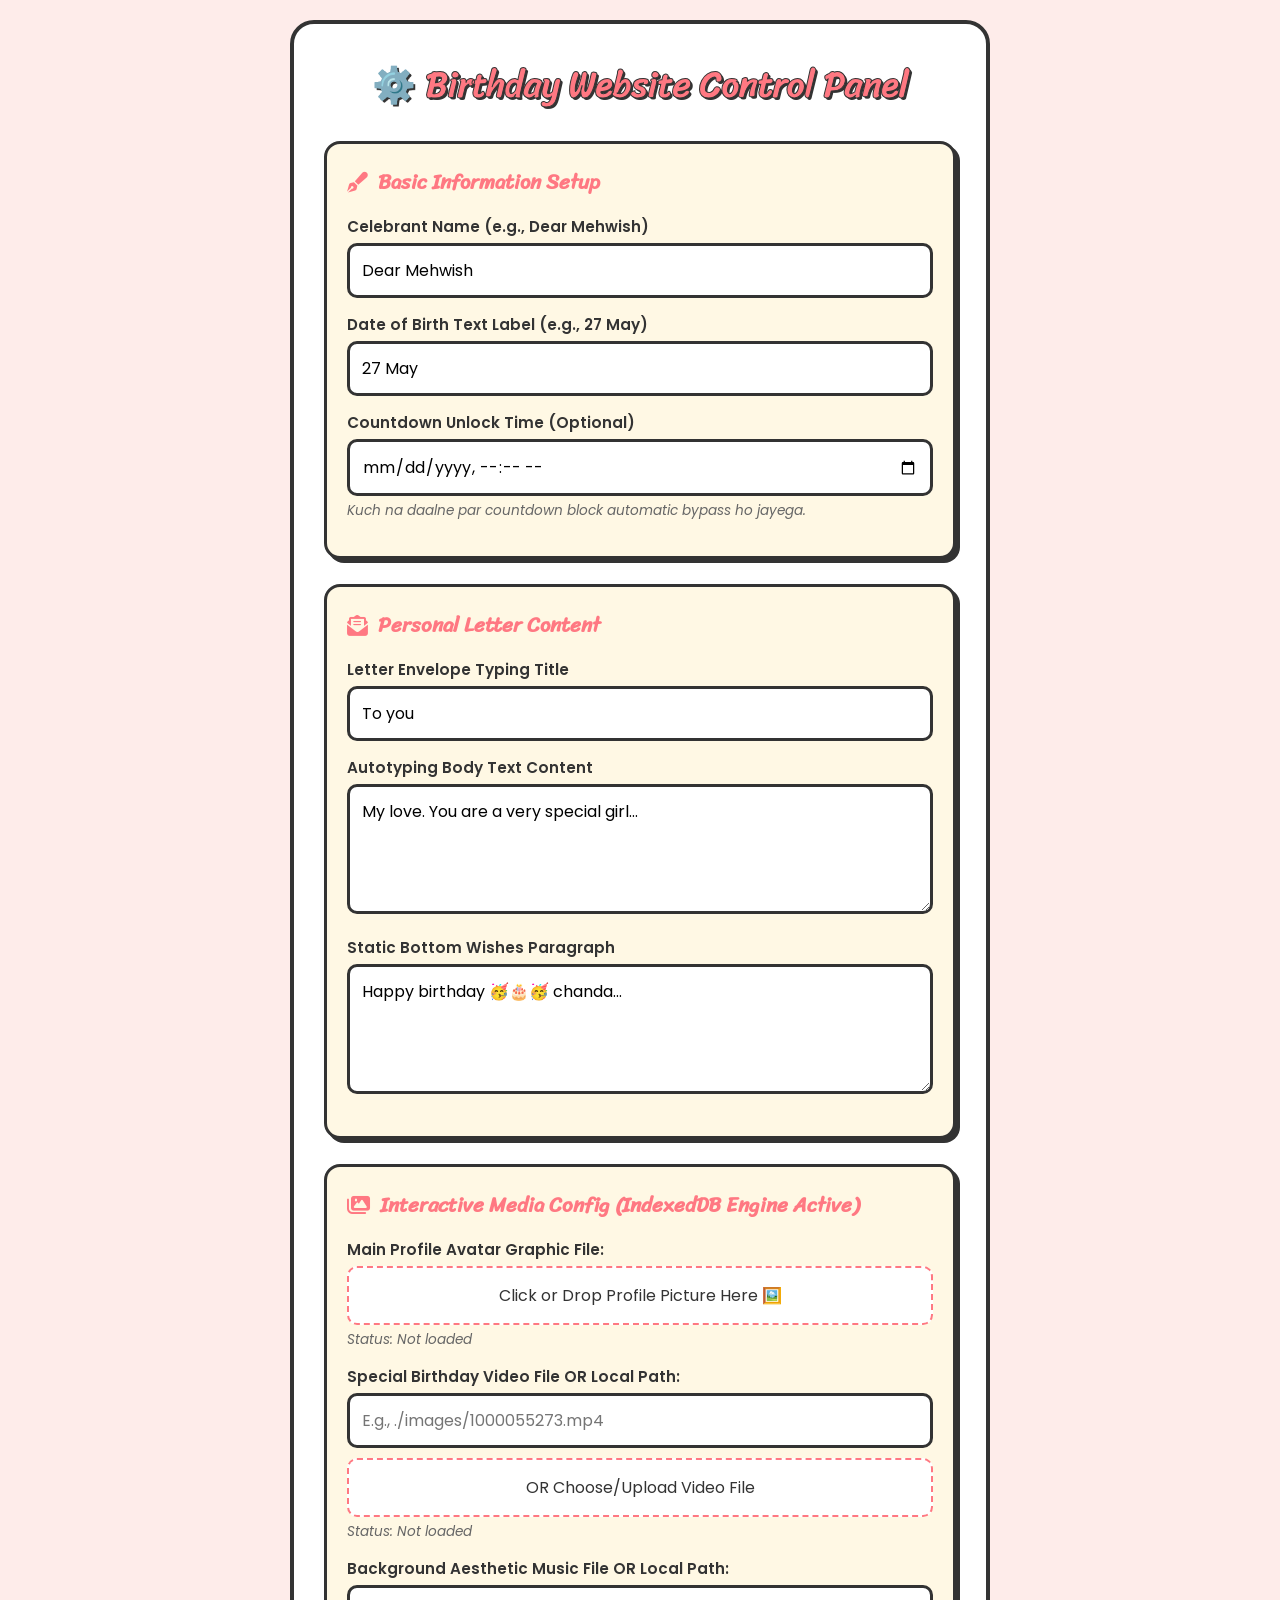
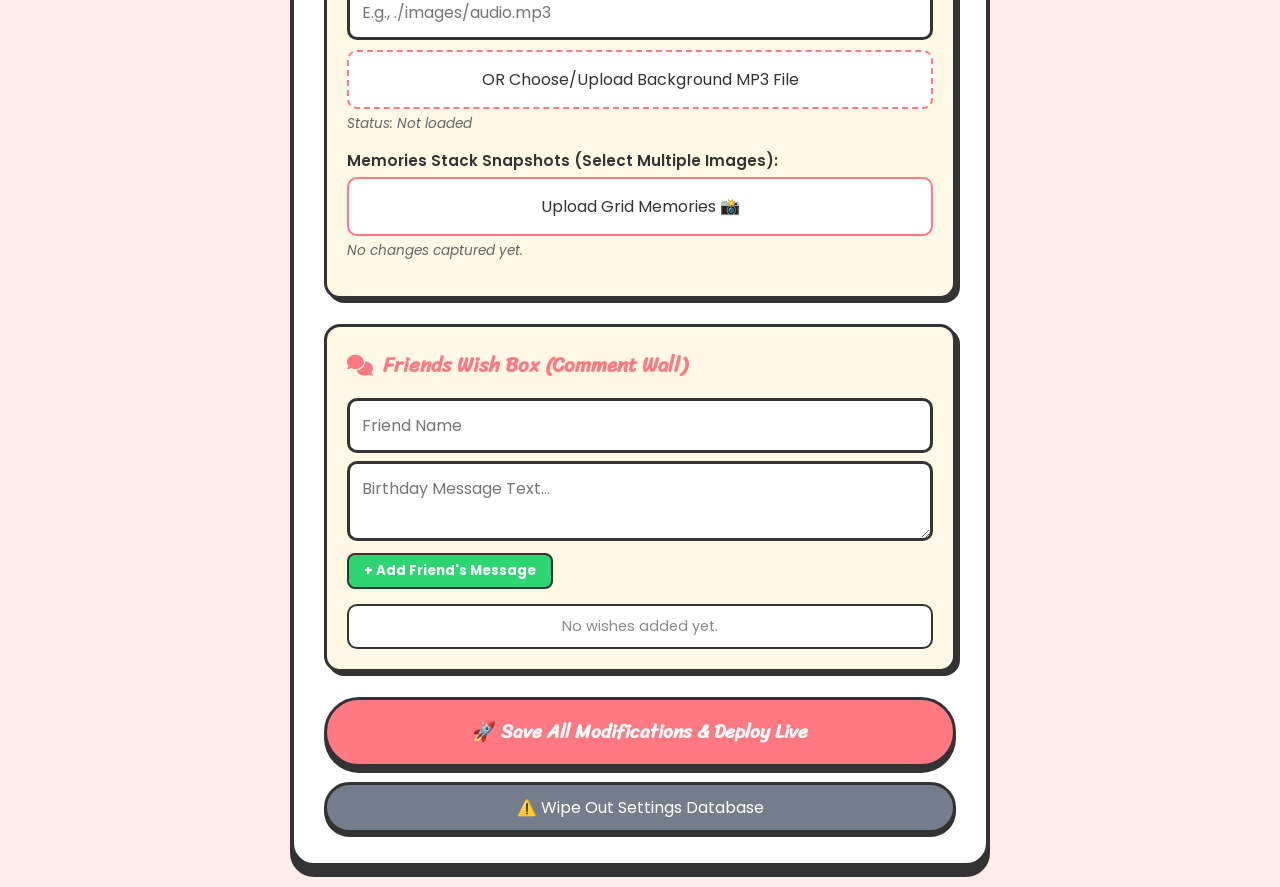
<file: admin.html>
<!DOCTYPE html>  
<html lang="en">  
<head>  
    <meta charset="UTF-8">  
    <meta name="viewport" content="width=device-width, initial-scale=1.0">  
    <title>Birthday Website Control Center</title>  
    <link rel="stylesheet" href="https://cdnjs.cloudflare.com/ajax/libs/font-awesome/6.5.1/css/all.min.css" />  
    <link href="https://fonts.googleapis.com/css2?family=Poppins:wght=400;600&family=Sriracha&display=swap" rel="stylesheet">  
    <script src="https://code.jquery.com/jquery-3.7.1.min.js"></script>  
    <style>  
        :root {  
            --primary: #FF7882;  
            --dark: #333333;  
            --bg-light: #fff8e4;  
            --soft-pink: #feecea;  
        }  
        * { box-sizing: border-box; margin: 0; padding: 0; font-family: 'Poppins', sans-serif; }  
        body { background: var(--soft-pink); color: var(--dark); padding: 20px; }  
        .admin-container { max-width: 700px; margin: 0 auto; background: white; border: 4px solid var(--dark); border-radius: 24px; padding: 30px; box-shadow: 0 10px 0 var(--dark); }  
        h1 { font-family: 'Sriracha', cursive; color: var(--primary); text-align: center; margin-bottom: 25px; font-size: 2.2rem; text-shadow: 2px 2px 0px var(--dark); -webkit-text-stroke: 1px var(--dark); }  
        .section-card { background: var(--bg-light); border: 3px solid var(--dark); border-radius: 16px; padding: 20px; margin-bottom: 25px; box-shadow: 4px 4px 0 var(--dark); }  
        .section-card h3 { color: var(--primary); font-family: 'Sriracha', cursive; font-size: 1.3rem; margin-bottom: 15px; display: flex; align-items: center; gap: 10px; }  
        .form-group { margin-bottom: 15px; }  
        label { display: block; font-weight: 600; margin-bottom: 5px; font-size: 0.95rem; }  
        input[type="text"], input[type="datetime-local"], textarea { width: 100%; padding: 12px; border: 3px solid var(--dark); border-radius: 10px; font-size: 1rem; outline: none; background: white; }  
        input:focus, textarea:focus { border-color: var(--primary); }  
        .file-upload-box { border: 2px dashed var(--primary); padding: 15px; border-radius: 10px; background: white; text-align: center; cursor: pointer; position: relative; }  
        .file-upload-box input[type="file"] { position: absolute; top:0; left:0; width:100%; height:100%; opacity:0; cursor: pointer; }  
        .status-msg { font-size: 0.85rem; color: #666; margin-top: 5px; font-style: italic; }  
        .db-status { font-weight: bold; color: #2ed573 !important; }  
          
        .wishes-manage-list { margin-top: 15px; max-height: 180px; overflow-y: auto; background: white; border: 2px solid var(--dark); border-radius: 10px; padding: 10px; }  
        .wish-item-node { display: flex; justify-content: space-between; align-items: center; padding: 8px; border-bottom: 1px dashed #ccc; }  
        .wish-item-node:last-child { border: none; }  
        .delete-wish-btn { background: #ff4757; color: white; border: 2px solid var(--dark); padding: 2px 8px; border-radius: 6px; cursor: pointer; font-size: 0.8rem; font-weight: bold; }  
          
        .btn-primary { width: 100%; background: var(--primary); color: white; border: 3px solid var(--dark); border-radius: 50px; padding: 15px; font-size: 1.2rem; font-family: 'Sriracha', cursive; cursor: pointer; box-shadow: 0 6px 0 var(--dark); transition: 0.2s; font-weight: bold; }  
        .btn-primary:active { transform: translateY(4px); box-shadow: 0 2px 0 var(--dark); }  
        .btn-secondary { width: 100%; background: #747d8c; color: white; border: 3px solid var(--dark); border-radius: 50px; padding: 10px; font-size: 1rem; cursor: pointer; box-shadow: 0 4px 0 var(--dark); margin-top: 15px; transition: 0.2s; }  
        .btn-secondary:active { transform: translateY(3px); box-shadow: 0 1px 0 var(--dark); }  
        .btn-add-wish { background: #2ed573; border: 2px solid var(--dark); border-radius: 8px; padding: 6px 15px; font-weight: bold; color: white; cursor: pointer; margin-top: 5px; display: inline-block; }  
    </style>  
</head>  
<body>  
  
    <div class="admin-container">  
        <h1>⚙️ Birthday Website Control Panel</h1>  
  
        <div class="section-card">  
            <h3><i class="fa-solid fa-pen-fancy"></i> Basic Information Setup</h3>  
            <div class="form-group">  
                <label>Celebrant Name (e.g., Dear Mehwish)</label>  
                <input type="text" id="cfgName" placeholder="Dear Mehwish">  
            </div>  
            <div class="form-group">  
                <label>Date of Birth Text Label (e.g., 27 May)</label>  
                <input type="text" id="cfgDOB" placeholder="27 May">  
            </div>  
            <div class="form-group">  
                <label>Countdown Unlock Time (Optional)</label>  
                <input type="datetime-local" id="cfgTargetTime">  
                <p class="status-msg">Kuch na daalne par countdown block automatic bypass ho jayega.</p>  
            </div>  
        </div>  
  
        <div class="section-card">  
            <h3><i class="fa-solid fa-envelope-open-text"></i> Personal Letter Content</h3>  
            <div class="form-group">  
                <label>Letter Envelope Typing Title</label>  
                <input type="text" id="cfgLetterTitle" placeholder="To you">  
            </div>  
            <div class="form-group">  
                <label>Autotyping Body Text Content</label>  
                <textarea id="cfgLetterBody" rows="4" placeholder="Type intro content here..."></textarea>  
            </div>  
            <div class="form-group">  
                <label>Static Bottom Wishes Paragraph</label>  
                <textarea id="cfgLetterStatic" rows="4" placeholder="Type core detailed paragraphs wishes here..."></textarea>  
            </div>  
        </div>  
  
        <div class="section-card">  
            <h3><i class="fa-solid fa-images"></i> Interactive Media Config (IndexedDB Engine Active)</h3>  
              
            <div class="form-group">  
                <label>Main Profile Avatar Graphic File:</label>  
                <div class="file-upload-box">  
                    <span id="lblAvatar">Click or Drop Profile Picture Here 🖼️</span>  
                    <input type="file" id="fileAvatar" accept="image/*">  
                </div>  
                <p class="status-msg" id="dbStatusAvatar">Status: Not loaded</p>  
            </div>  
  
            <div class="form-group">  
                <label>Special Birthday Video File OR Local Path:</label>  
                <input type="text" id="txtVideoPath" placeholder="E.g., ./images/1000055273.mp4" style="margin-bottom: 10px;">  
                <div class="file-upload-box">  
                    <span id="lblVideo">OR Choose/Upload Video File</span>  
                    <input type="file" id="fileVideo" accept="video/mp4">  
                </div>  
                <p class="status-msg" id="dbStatusVideo">Status: Not loaded</p>  
            </div>  
  
            <div class="form-group">  
                <label>Background Aesthetic Music File OR Local Path:</label>  
                <input type="text" id="txtMusicPath" placeholder="E.g., ./images/audio.mp3" style="margin-bottom: 10px;">  
                <div class="file-upload-box">  
                    <span id="lblMusic">OR Choose/Upload Background MP3 File</span>  
                    <input type="file" id="fileMusic" accept="audio/mp3">  
                </div>  
                <p class="status-msg" id="dbStatusMusic">Status: Not loaded</p>  
            </div>  
  
            <div class="form-group">  
                <label>Memories Stack Snapshots (Select Multiple Images):</label>  
                <div class="file-upload-box" style="border-style: solid;">  
                    <span id="lblGallery">Upload Grid Memories 📸</span>  
                    <input type="file" id="fileGallery" accept="image/*" multiple>  
                </div>  
                <p class="status-msg" id="compressorStatus">No changes captured yet.</p>  
            </div>  
        </div>  
  
        <div class="section-card">  
            <h3><i class="fa-solid fa-comments"></i> Friends Wish Box (Comment Wall)</h3>  
            <div class="form-group">  
                <input type="text" id="addFriendName" placeholder="Friend Name" style="margin-bottom: 8px;">  
                <textarea id="addFriendMessage" rows="2" placeholder="Birthday Message Text..."></textarea>  
                <button type="button" class="btn-add-wish" id="pushWishButton">+ Add Friend's Message</button>  
            </div>  
            <div class="wishes-manage-list" id="wishesUIRenderer"></div>  
        </div>  
  
        <button type="button" class="btn-primary" id="saveGlobalConfigBtn">🚀 Save All Modifications & Deploy Live</button>  
        <button type="button" class="btn-secondary" id="wipeGlobalStorageBtn">⚠️ Wipe Out Settings Database</button>  
  
    </div>  
  
    <script>  
        const dbName = "BirthdayMediaExtendedDB";  
        let db = null;  

        const dbRequest = indexedDB.open(dbName, 1);  
        dbRequest.onupgradeneeded = function(e) {  
            let database = e.target.result;  
            if (!database.objectStoreNames.contains("heavyMedia")) {  
                database.createObjectStore("heavyMedia");  
            }  
        };  
        dbRequest.onsuccess = function(e) {  
            db = e.target.result;  
            syncIndexedDBStatus();  
        };  
  
        let loadedAvatarData = "";  
        let loadedVideoData = "";  
        let loadedMusicData = "";  
        let globalGalleryArray = [];  
        let globalWishesArray = [];  
  
        $(document).ready(function() {  
            $('#cfgName').val(localStorage.getItem('cfgName') || "Dear Mehwish");  
            $('#cfgDOB').val(localStorage.getItem('cfgDOB') || "27 May");  
            $('#cfgTargetTime').val(localStorage.getItem('cfgTargetTime') || "");  
            $('#cfgLetterTitle').val(localStorage.getItem('cfgLetterTitle') || "To you");  
            $('#cfgLetterBody').val(localStorage.getItem('cfgLetterBody') || "My love. You are a very special girl...");  
            $('#cfgLetterStatic').val(localStorage.getItem('cfgLetterStatic') || "Happy birthday 🥳🎂🥳 chanda...");  
              
            let pathVid = localStorage.getItem('cfgVideoPath') || "";  
            let pathMus = localStorage.getItem('cfgMusicPath') || "";  
            if(pathVid) $('#txtVideoPath').val(pathVid);  
            if(pathMus) $('#txtMusicPath').val(pathMus);  
              
            try { globalWishesArray = JSON.parse(localStorage.getItem('cfgFriendsWishes')) || []; } catch(e) { globalWishesArray = []; }  
            renderWishesUI();  
  
            $('#fileAvatar').change(function(e) {  
                let file = e.target.files[0];  
                if(file) {  
                    let reader = new FileReader();  
                    reader.onload = function(evt) {  
                        loadedAvatarData = evt.target.result;  
                        $('#lblAvatar').text(`Selected: ${file.name} ✅`);  
                    };  
                    reader.readAsDataURL(file);  
                }  
            });  
  
            $('#fileVideo').change(function(e) {  
                let file = e.target.files[0];  
                if(file) {  
                    $('#lblVideo').text(`Processing heavy video data... ⏳`);  
                    let reader = new FileReader();  
                    reader.onload = function(evt) {  
                        loadedVideoData = evt.target.result;  
                        $('#txtVideoPath').val('');  
                        $('#lblVideo').text(`Video Ready: ${file.name} ✅`);  
                    };  
                    reader.readAsDataURL(file);  
                }  
            });  
  
            $('#fileMusic').change(function(e) {  
                let file = e.target.files[0];  
                if(file) {  
                    let reader = new FileReader();  
                    reader.onload = function(evt) {  
                        loadedMusicData = evt.target.result;  
                        $('#txtMusicPath').val('');  
                        $('#lblMusic').text(`Song Ready: ${file.name} ✅`);  
                    };  
                    reader.readAsDataURL(file);  
                }  
            });  
  
            $('#fileGallery').change(function(e) {  
                let files = Array.from(e.target.files);  
                if(files.length === 0) return;  
                  
                globalGalleryArray = [];  
                $('#compressorStatus').text(`Processing ${files.length} snapshots... ⏳`);  
                let processed = 0;  
  
                files.forEach(file => {  
                    let reader = new FileReader();  
                    reader.onload = function(evt) {  
                        globalGalleryArray.push(evt.target.result);  
                        processed++;  
                        if(processed === files.length) {  
                            $('#compressorStatus').text(`Successfully linked ${processed} images. ✅`);  
                        }  
                    };  
                    reader.readAsDataURL(file);  
                });  
            });  
  
            $('#pushWishButton').click(function() {  
                let name = $('#addFriendName').val().trim();  
                let msg = $('#addFriendMessage').val().trim();  
                if(!name || !msg) { alert("Fields entry incomplete!"); return; }  
                  
                globalWishesArray.push({ name: name, text: msg });  
                $('#addFriendName').val('');  
                $('#addFriendMessage').val('');  
                renderWishesUI();  
            });  
  
            $('#saveGlobalConfigBtn').click(function() {  
                localStorage.setItem('cfgName', $('#cfgName').val());  
                localStorage.setItem('cfgDOB', $('#cfgDOB').val());  
                localStorage.setItem('cfgTargetTime', $('#cfgTargetTime').val());  
                localStorage.setItem('cfgLetterTitle', $('#cfgLetterTitle').val());  
                localStorage.setItem('cfgLetterBody', $('#cfgLetterBody').val());  
                localStorage.setItem('cfgLetterStatic', $('#cfgLetterStatic').val());  
                localStorage.setItem('cfgFriendsWishes', JSON.stringify(globalWishesArray));  
  
                localStorage.setItem('cfgVideoPath', $('#txtVideoPath').val().trim());  
                localStorage.setItem('cfgMusicPath', $('#txtMusicPath').val().trim());  
  
                if(!db) { alert("IndexedDB Engine dynamic load crash!"); return; }  
                let tx = db.transaction("heavyMedia", "readwrite");  
                let store = tx.objectStore("heavyMedia");  
  
                if(loadedAvatarData) store.put(loadedAvatarData, "avatarPhoto");  
                if(loadedVideoData) store.put(loadedVideoData, "birthdayVideo");  
                if(loadedMusicData) store.put(loadedMusicData, "bgMusicFile");  
                if(globalGalleryArray.length > 0) store.put(JSON.stringify(globalGalleryArray), "galleryPhotos");  
  
                tx.oncomplete = function() {  
                    alert("🎉 All configurations saved inside Extended Database successfully!");  
                    window.location.reload();  
                };  
            });  
  
            $('#wipeGlobalStorageBtn').click(function() {  
                if(confirm("Are you sure you want to completely format database?")) {  
                    localStorage.clear();  
                    if(db) {  
                        let tx = db.transaction("heavyMedia", "readwrite");  
                        tx.objectStore("heavyMedia").clear();  
                        tx.oncomplete = function() { window.location.reload(); };  
                    } else {  
                        window.location.reload();  
                    }  
                }  
            });  
        });  
  
        function renderWishesUI() {  
            let container = $('#wishesUIRenderer').empty();  
            if(globalWishesArray.length === 0) {  
                container.html(`<p style="color:#888; font-size:0.9rem; text-align:center;">No wishes added yet.</p>`);  
                return;  
            }  
            globalWishesArray.forEach((item, index) => {  
                let row = $(`  
                    <div class="wish-item-node">  
                        <span><strong>${item.name}:</strong> ${item.text.substring(0,35)}...</span>  
                        <button class="delete-wish-btn" data-id="${index}">X</button>  
                    </div>  
                `);  
                container.append(row);  
            });  
        }  
  
        $(document).on('click', '.delete-wish-btn', function() {  
            let idx = $(this).data('id');  
            globalWishesArray.splice(idx, 1);  
            renderWishesUI();  
        });  
  
        function syncIndexedDBStatus() {  
            if(!db) return;  
            let tx = db.transaction("heavyMedia", "readonly");  
            let store = tx.objectStore("heavyMedia");  
  
            store.get("avatarPhoto").onsuccess = e => { if(e.target.result) $('#dbStatusAvatar').html("Status: <span class='db-status'>Saved in Database ✅</span>"); };  
            store.get("birthdayVideo").onsuccess = e => { if(e.target.result) $('#dbStatusVideo').html("Status: <span class='db-status'>Video Loaded in Database ✅</span>"); };  
            store.get("bgMusicFile").onsuccess = e => { if(e.target.result) $('#dbStatusMusic').html("Status: <span class='db-status'>Audio Loaded in Database ✅</span>"); };  
            store.get("galleryPhotos").onsuccess = e => {   
                if(e.target.result) {  
                    let arr = JSON.parse(e.target.result);  
                    $('#compressorStatus').html(`Status: <span class='db-status'>${arr.length} Photos Active ✅</span>`);  
                    globalGalleryArray = arr;  
                }  
            };  
        }  
    </script>  
</body>  
</html>
</file>
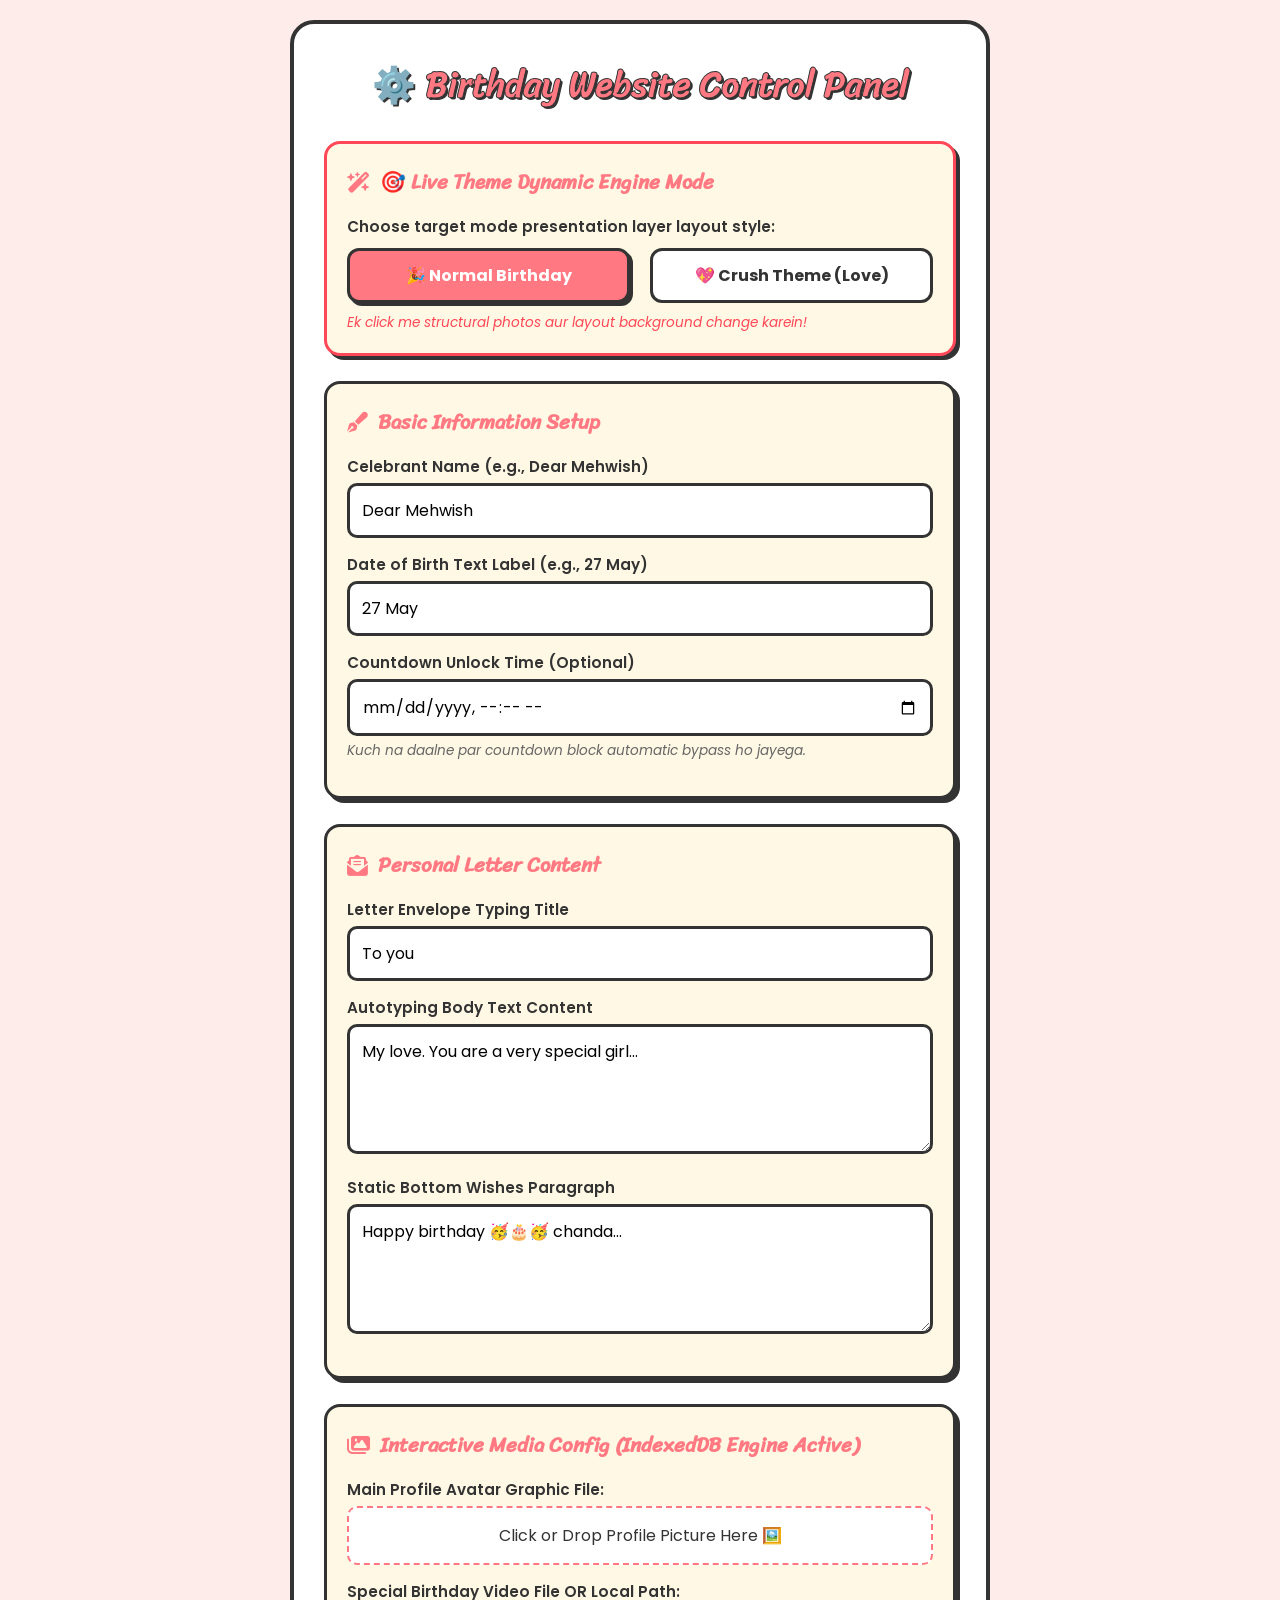
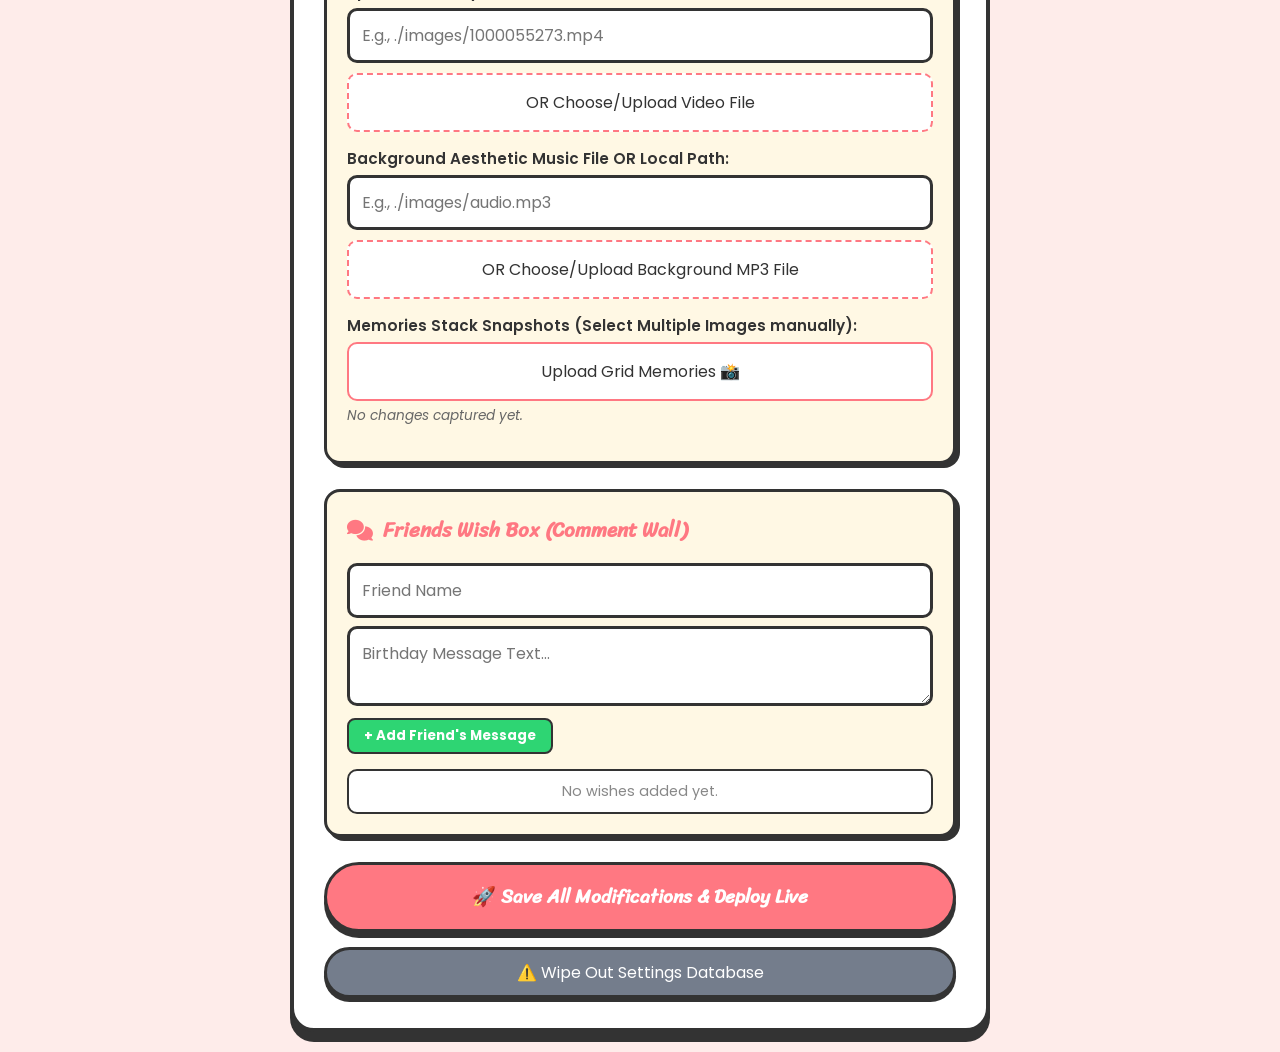
<file: admin1.html>
<!DOCTYPE html>  
<html lang="en">  
<head>  
    <meta charset="UTF-8">  
    <meta name="viewport" content="width=device-width, initial-scale=1.0">  
    <title>Birthday Website Control Center</title>  
    <link rel="stylesheet" href="https://cdnjs.cloudflare.com/ajax/libs/font-awesome/6.5.1/css/all.min.css" />  
    <link href="https://fonts.googleapis.com/css2?family=Poppins:wght=400;600&family=Sriracha&display=swap" rel="stylesheet">  
    <script src="https://code.jquery.com/jquery-3.7.1.min.js"></script>  
    <style>  
        :root {  
            --primary: #FF7882;  
            --dark: #333333;  
            --bg-light: #fff8e4;  
            --soft-pink: #feecea;  
        }  
        * { box-sizing: border-box; margin: 0; padding: 0; font-family: 'Poppins', sans-serif; }  
        body { background: var(--soft-pink); color: var(--dark); padding: 20px; }  
        .admin-container { max-width: 700px; margin: 0 auto; background: white; border: 4px solid var(--dark); border-radius: 24px; padding: 30px; box-shadow: 0 10px 0 var(--dark); }  
        h1 { font-family: 'Sriracha', cursive; color: var(--primary); text-align: center; margin-bottom: 25px; font-size: 2.2rem; text-shadow: 2px 2px 0px var(--dark); -webkit-text-stroke: 1px var(--dark); }  
        .section-card { background: var(--bg-light); border: 3px solid var(--dark); border-radius: 16px; padding: 20px; margin-bottom: 25px; box-shadow: 4px 4px 0 var(--dark); }  
        .section-card h3 { color: var(--primary); font-family: 'Sriracha', cursive; font-size: 1.3rem; margin-bottom: 15px; display: flex; align-items: center; gap: 10px; }  
        .form-group { margin-bottom: 15px; }  
        label { display: block; font-weight: 600; margin-bottom: 5px; font-size: 0.95rem; }  
        input[type="text"], input[type="datetime-local"], textarea { width: 100%; padding: 12px; border: 3px solid var(--dark); border-radius: 10px; font-size: 1rem; outline: none; background: white; }  
        input:focus, textarea:focus { border-color: var(--primary); }  
        .file-upload-box { border: 2px dashed var(--primary); padding: 15px; border-radius: 10px; background: white; text-align: center; cursor: pointer; position: relative; }  
        .file-upload-box input[type="file"] { position: absolute; top:0; left:0; width:100%; height:100%; opacity:0; cursor: pointer; }  
        .status-msg { font-size: 0.85rem; color: #666; margin-top: 5px; font-style: italic; }  
        .db-status { font-weight: bold; color: #2ed573 !important; }  
          
        /* Radio Selection Panel Styles */
        .theme-selector-panel { display: flex; gap: 20px; margin-top: 10px; }
        .theme-option { background: white; border: 3px solid var(--dark); padding: 12px 20px; border-radius: 12px; cursor: pointer; display: flex; align-items: center; gap: 10px; font-weight: bold; transition: 0.2s; width: 50%; justify-content: center; }
        .theme-option input { display: none; }
        .theme-option.selected { background: var(--primary); color: white; box-shadow: 3px 3px 0 var(--dark); }

        .wishes-manage-list { margin-top: 15px; max-height: 180px; overflow-y: auto; background: white; border: 2px solid var(--dark); border-radius: 10px; padding: 10px; }  
        .wish-item-node { display: flex; justify-content: space-between; align-items: center; padding: 8px; border-bottom: 1px dashed #ccc; }  
        .wish-item-node:last-child { border: none; }  
        .delete-wish-btn { background: #ff4757; color: white; border: 2px solid var(--dark); padding: 2px 8px; border-radius: 6px; cursor: pointer; font-size: 0.8rem; font-weight: bold; }  
          
        .btn-primary { width: 100%; background: var(--primary); color: white; border: 3px solid var(--dark); border-radius: 50px; padding: 15px; font-size: 1.2rem; font-family: 'Sriracha', cursive; cursor: pointer; box-shadow: 0 6px 0 var(--dark); transition: 0.2s; font-weight: bold; }  
        .btn-primary:active { transform: translateY(4px); box-shadow: 0 2px 0 var(--dark); }  
        .btn-secondary { width: 100%; background: #747d8c; color: white; border: 3px solid var(--dark); border-radius: 50px; padding: 10px; font-size: 1rem; cursor: pointer; box-shadow: 0 4px 0 var(--dark); margin-top: 15px; transition: 0.2s; }  
        .btn-secondary:active { transform: translateY(3px); box-shadow: 0 1px 0 var(--dark); }  
        .btn-add-wish { background: #2ed573; border: 2px solid var(--dark); border-radius: 8px; padding: 6px 15px; font-weight: bold; color: white; cursor: pointer; margin-top: 5px; display: inline-block; }  
    </style>  
</head>  
<body>  
  
    <div class="admin-container">  
        <h1>⚙️ Birthday Website Control Panel</h1>  
        
        <div class="section-card" style="border-color: #ff4757;">  
            <h3><i class="fa-solid fa-wand-magic-sparkles"></i> 🎯 Live Theme Dynamic Engine Mode</h3>  
            <label>Choose target mode presentation layer layout style:</label>
            <div class="theme-selector-panel">
                <div class="theme-option" id="optNormal">
                    <input type="radio" name="themeMode" value="normal">
                    <span>🎉 Normal Birthday</span>
                </div>
                <div class="theme-option" id="optLove">
                    <input type="radio" name="themeMode" value="love">
                    <span>💖 Crush Theme (Love)</span>
                </div>
            </div>
            <p class="status-msg" style="margin-top: 10px; color: #ff4757;">Ek click me structural photos aur layout background change karein!</p>
        </div>

        <div class="section-card">  
            <h3><i class="fa-solid fa-pen-fancy"></i> Basic Information Setup</h3>  
            <div class="form-group">  
                <label>Celebrant Name (e.g., Dear Mehwish)</label>  
                <input type="text" id="cfgName" placeholder="Dear Mehwish">  
            </div>  
            <div class="form-group">  
                <label>Date of Birth Text Label (e.g., 27 May)</label>  
                <input type="text" id="cfgDOB" placeholder="27 May">  
            </div>  
            <div class="form-group">  
                <label>Countdown Unlock Time (Optional)</label>  
                <input type="datetime-local" id="cfgTargetTime">  
                <p class="status-msg">Kuch na daalne par countdown block automatic bypass ho jayega.</p>  
            </div>  
        </div>  
  
        <div class="section-card">  
            <h3><i class="fa-solid fa-envelope-open-text"></i> Personal Letter Content</h3>  
            <div class="form-group">  
                <label>Letter Envelope Typing Title</label>  
                <input type="text" id="cfgLetterTitle" placeholder="To you">  
            </div>  
            <div class="form-group">  
                <label>Autotyping Body Text Content</label>  
                <textarea id="cfgLetterBody" rows="4" placeholder="Type intro content here..."></textarea>  
            </div>  
            <div class="form-group">  
                <label>Static Bottom Wishes Paragraph</label>  
                <textarea id="cfgLetterStatic" rows="4" placeholder="Type core detailed paragraphs wishes here..."></textarea>  
            </div>  
        </div>  
  
        <div class="section-card">  
            <h3><i class="fa-solid fa-images"></i> Interactive Media Config (IndexedDB Engine Active)</h3>  
              
            <div class="form-group">  
                <label>Main Profile Avatar Graphic File:</label>  
                <div class="file-upload-box">  
                    <span id="lblAvatar">Click or Drop Profile Picture Here 🖼️</span>  
                    <input type="file" id="fileAvatar" accept="image/*">  
                </div>  
                <p class="status-msg" id="dbStatusAvatar"></p>  
            </div>  
  
            <div class="form-group">  
                <label>Special Birthday Video File OR Local Path:</label>  
                <input type="text" id="txtVideoPath" placeholder="E.g., ./images/1000055273.mp4" style="margin-bottom: 10px;">  
                <div class="file-upload-box">  
                    <span id="lblVideo">OR Choose/Upload Video File</span>  
                    <input type="file" id="fileVideo" accept="video/mp4">  
                </div>  
                <p class="status-msg" id="dbStatusVideo"></p>  
            </div>  
  
            <div class="form-group">  
                <label>Background Aesthetic Music File OR Local Path:</label>  
                <input type="text" id="txtMusicPath" placeholder="E.g., ./images/audio.mp3" style="margin-bottom: 10px;">  
                <div class="file-upload-box">  
                    <span id="lblMusic">OR Choose/Upload Background MP3 File</span>  
                    <input type="file" id="fileMusic" accept="audio/mp3">  
                </div>  
                <p class="status-msg" id="dbStatusMusic"></p>  
            </div>  
  
            <div class="form-group">  
                <label>Memories Stack Snapshots (Select Multiple Images manually):</label>  
                <div class="file-upload-box" style="border-style: solid;">  
                    <span id="lblGallery">Upload Grid Memories 📸</span>  
                    <input type="file" id="fileGallery" accept="image/*" multiple>  
                </div>  
                <p class="status-msg" id="compressorStatus">No changes captured yet.</p>  
            </div>  
        </div>  
  
        <div class="section-card">  
            <h3><i class="fa-solid fa-comments"></i> Friends Wish Box (Comment Wall)</h3>  
            <div class="form-group">  
                <input type="text" id="addFriendName" placeholder="Friend Name" style="margin-bottom: 8px;">  
                <textarea id="addFriendMessage" rows="2" placeholder="Birthday Message Text..."></textarea>  
                <button type="button" class="btn-add-wish" id="pushWishButton">+ Add Friend's Message</button>  
            </div>  
            <div class="wishes-manage-list" id="wishesUIRenderer"></div>  
        </div>  
  
        <button type="button" class="btn-primary" id="saveGlobalConfigBtn">🚀 Save All Modifications & Deploy Live</button>  
        <button type="button" class="btn-secondary" id="wipeGlobalStorageBtn">⚠️ Wipe Out Settings Database</button>  
  
    </div>  
  
    <script>  
        const dbName = "BirthdayMediaExtendedDB";  
        let db = null;  

        const dbRequest = indexedDB.open(dbName, 1);  
        dbRequest.onupgradeneeded = function(e) {  
            let database = e.target.result;  
            if (!database.objectStoreNames.contains("heavyMedia")) {  
                database.createObjectStore("heavyMedia");  
            }  
        };  
        dbRequest.onsuccess = function(e) {  
            db = e.target.result;  
            syncIndexedDBStatus();  
        };  
  
        let loadedAvatarData = "";  
        let loadedVideoData = "";  
        let loadedMusicData = "";  
        let globalGalleryArray = [];  
        let globalWishesArray = [];  
  
        $(document).ready(function() {  
            // Setup Initial Selected Theme View
            let savedTheme = localStorage.getItem('cfgThemeMode') || "normal";
            $(`input[value="${savedTheme}"]`).prop('checked', true);
            $(`input[value="${savedTheme}"]`).closest('.theme-option').addClass('selected');

            $('.theme-option').click(function() {
                $('.theme-option').removeClass('selected');
                $(this).addClass('selected');
                $(this).find('input').prop('checked', true);
            });

            $('#cfgName').val(localStorage.getItem('cfgName') || "Dear Mehwish");  
            $('#cfgDOB').val(localStorage.getItem('cfgDOB') || "27 May");  
            $('#cfgTargetTime').val(localStorage.getItem('cfgTargetTime') || "");  
            $('#cfgLetterTitle').val(localStorage.getItem('cfgLetterTitle') || "To you");  
            $('#cfgLetterBody').val(localStorage.getItem('cfgLetterBody') || "My love. You are a very special girl...");  
            $('#cfgLetterStatic').val(localStorage.getItem('cfgLetterStatic') || "Happy birthday 🥳🎂🥳 chanda...");  
              
            let pathVid = localStorage.getItem('cfgVideoPath') || "";  
            let pathMus = localStorage.getItem('cfgMusicPath') || "";  
            if(pathVid) $('#txtVideoPath').val(pathVid);  
            if(pathMus) $('#txtMusicPath').val(pathMus);  
              
            try { globalWishesArray = JSON.parse(localStorage.getItem('cfgFriendsWishes')) || []; } catch(e) { globalWishesArray = []; }  
            renderWishesUI();  
  
            $('#fileAvatar').change(function(e) {  
                let file = e.target.files[0];  
                if(file) {  
                    let reader = new FileReader();  
                    reader.onload = function(evt) {  
                        loadedAvatarData = evt.target.result;  
                        $('#lblAvatar').text(`Selected: ${file.name} ✅`);  
                    };  
                    reader.readAsDataURL(file);  
                }  
            });  
  
            $('#fileVideo').change(function(e) {  
                let file = e.target.files[0];  
                if(file) {  
                    $('#lblVideo').text(`Processing heavy video data... ⏳`);  
                    let reader = new FileReader();  
                    reader.onload = function(evt) {  
                        loadedVideoData = evt.target.result;  
                        $('#txtVideoPath').val('');  
                        $('#lblVideo').text(`Video Ready: ${file.name} ✅`);  
                    };  
                    reader.readAsDataURL(file);  
                }  
            });  
  
            $('#fileMusic').change(function(e) {  
                let file = e.target.files[0];  
                if(file) {  
                    let reader = new FileReader();  
                    reader.onload = function(evt) {  
                        loadedMusicData = evt.target.result;  
                        $('#txtMusicPath').val('');  
                        $('#lblMusic').text(`Song Ready: ${file.name} ✅`);  
                    };  
                    reader.readAsDataURL(file);  
                }  
            });  
  
            $('#fileGallery').change(function(e) {  
                let files = Array.from(e.target.files);  
                if(files.length === 0) return;  
                  
                globalGalleryArray = [];  
                $('#compressorStatus').text(`Processing ${files.length} snapshots... ⏳`);  
                let processed = 0;  
  
                files.forEach(file => {  
                    let reader = new FileReader();  
                    reader.onload = function(evt) {  
                        globalGalleryArray.push(evt.target.result);  
                        processed++;  
                        if(processed === files.length) {  
                            $('#compressorStatus').text(`Successfully linked ${processed} images. ✅`);  
                        }  
                    };  
                    reader.readAsDataURL(file);  
                });  
            });  
  
            $('#pushWishButton').click(function() {  
                let name = $('#addFriendName').val().trim();  
                let msg = $('#addFriendMessage').val().trim();  
                if(!name || !msg) { alert("Fields entry incomplete!"); return; }  
                  
                globalWishesArray.push({ name: name, text: msg });  
                $('#addFriendName').val('');  
                $('#addFriendMessage').val('');  
                renderWishesUI();  
            });  
  
            $('#saveGlobalConfigBtn').click(function() {  
                let activeThemeValue = $('input[name="themeMode"]:checked').val();
                
                // Switch Check: If target mode changes, clear the manual IndexedDB gallery stack so system fallbacks trigger
                if(activeThemeValue !== localStorage.getItem('cfgThemeMode')) {
                    localStorage.setItem('forceDynamicOverride', 'true');
                    if(db) {
                        let fallbackTx = db.transaction("heavyMedia", "readwrite");
                        fallbackTx.objectStore("heavyMedia").delete("galleryPhotos");
                    }
                }

                localStorage.setItem('cfgThemeMode', activeThemeValue);
                localStorage.setItem('cfgName', $('#cfgName').val());  
                localStorage.setItem('cfgDOB', $('#cfgDOB').val());  
                localStorage.setItem('cfgTargetTime', $('#cfgTargetTime').val());  
                localStorage.setItem('cfgLetterTitle', $('#cfgLetterTitle').val());  
                localStorage.setItem('cfgLetterBody', $('#cfgLetterBody').val());  
                localStorage.setItem('cfgLetterStatic', $('#cfgLetterStatic').val());  
                localStorage.setItem('cfgFriendsWishes', JSON.stringify(globalWishesArray));  
  
                localStorage.setItem('cfgVideoPath', $('#txtVideoPath').val().trim());  
                localStorage.setItem('cfgMusicPath', $('#txtMusicPath').val().trim());  
  
                if(!db) { alert("IndexedDB Engine dynamic load crash!"); return; }  
                let tx = db.transaction("heavyMedia", "readwrite");  
                let store = tx.objectStore("heavyMedia");  
  
                if(loadedAvatarData) store.put(loadedAvatarData, "avatarPhoto");  
                if(loadedVideoData) store.put(loadedVideoData, "birthdayVideo");  
                if(loadedMusicData) store.put(loadedMusicData, "bgMusicFile");  
                if(globalGalleryArray.length > 0) store.put(JSON.stringify(globalGalleryArray), "galleryPhotos");  
  
                tx.oncomplete = function() {  
                    alert("🎉 All configurations saved inside Extended Database successfully!");  
                    window.location.reload();  
                };  
            });  
  
            $('#wipeGlobalStorageBtn').click(function() {  
                if(confirm("Are you sure you want to completely format database?")) {  
                    localStorage.clear();  
                    if(db) {  
                        let tx = db.transaction("heavyMedia", "readwrite");  
                        tx.objectStore("heavyMedia").clear();  
                        tx.oncomplete = function() { window.location.reload(); };  
                    } else {  
                        window.location.reload();  
                    }  
                }  
            });  
        });  
  
        function renderWishesUI() {  
            let container = $('#wishesUIRenderer').empty();  
            if(globalWishesArray.length === 0) {  
                container.html(`<p style="color:#888; font-size:0.9rem; text-align:center;">No wishes added yet.</p>`);  
                return;  
            }  
            globalWishesArray.forEach((item, index) => {  
                let row = $(`  
                    <div class="wish-item-node">  
                        <span><strong>${item.name}:</strong> ${item.text.substring(0,35)}...</span>  
                        <button class="delete-wish-btn" data-id="${index}">X</button>  
                    </div>  
                `);  
                container.append(row);  
            });  
        }  
  
        $(document).on('click', '.delete-wish-btn', function() {  
            let idx = $(this).data('id');  
            globalWishesArray.splice(idx, 1);  
            renderWishesUI();  
        });  
  
        function syncIndexedDBStatus() {  
            if(!db) return;  
            let tx = db.transaction("heavyMedia", "readonly");  
            let store = tx.objectStore("heavyMedia");  
  
            store.get("avatarPhoto").onsuccess = e => { if(e.target.result) $('#dbStatusAvatar').html("Status: <span class='db-status'>Saved in Database ✅</span>"); };  
            store.get("birthdayVideo").onsuccess = e => { if(e.target.result) $('#dbStatusVideo').html("Status: <span class='db-status'>Video Loaded in Database ✅</span>"); };  
            store.get("bgMusicFile").onsuccess = e => { if(e.target.result) $('#dbStatusMusic').html("Status: <span class='db-status'>Audio Loaded in Database ✅</span>"); };  
            store.get("galleryPhotos").onsuccess = e => {   
                if(e.target.result) {  
                    let arr = JSON.parse(e.target.result);  
                    $('#compressorStatus').html(`Status: <span class='db-status'>${arr.length} Photos Active ✅</span>`);  
                    globalGalleryArray = arr;  
                }  
            };  
        }  
    </script>  
</body>  
</html>
</file>
